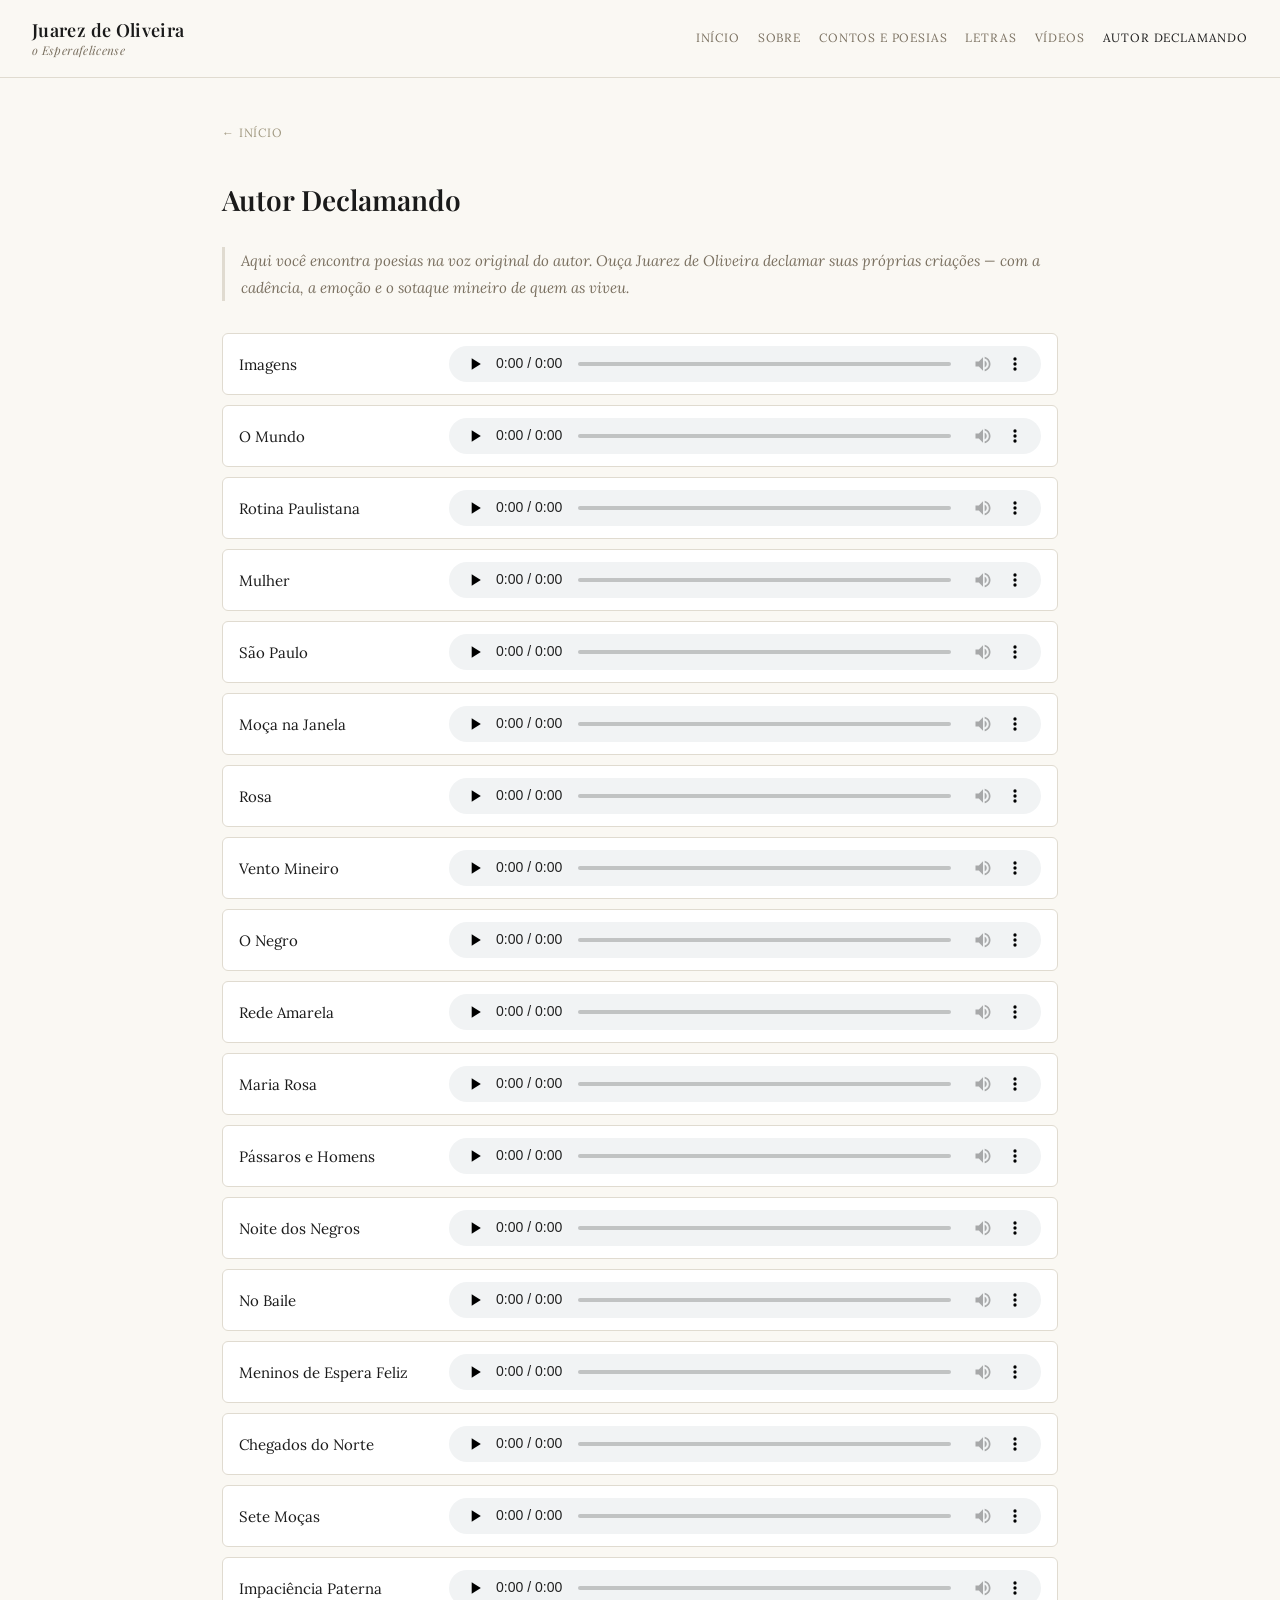
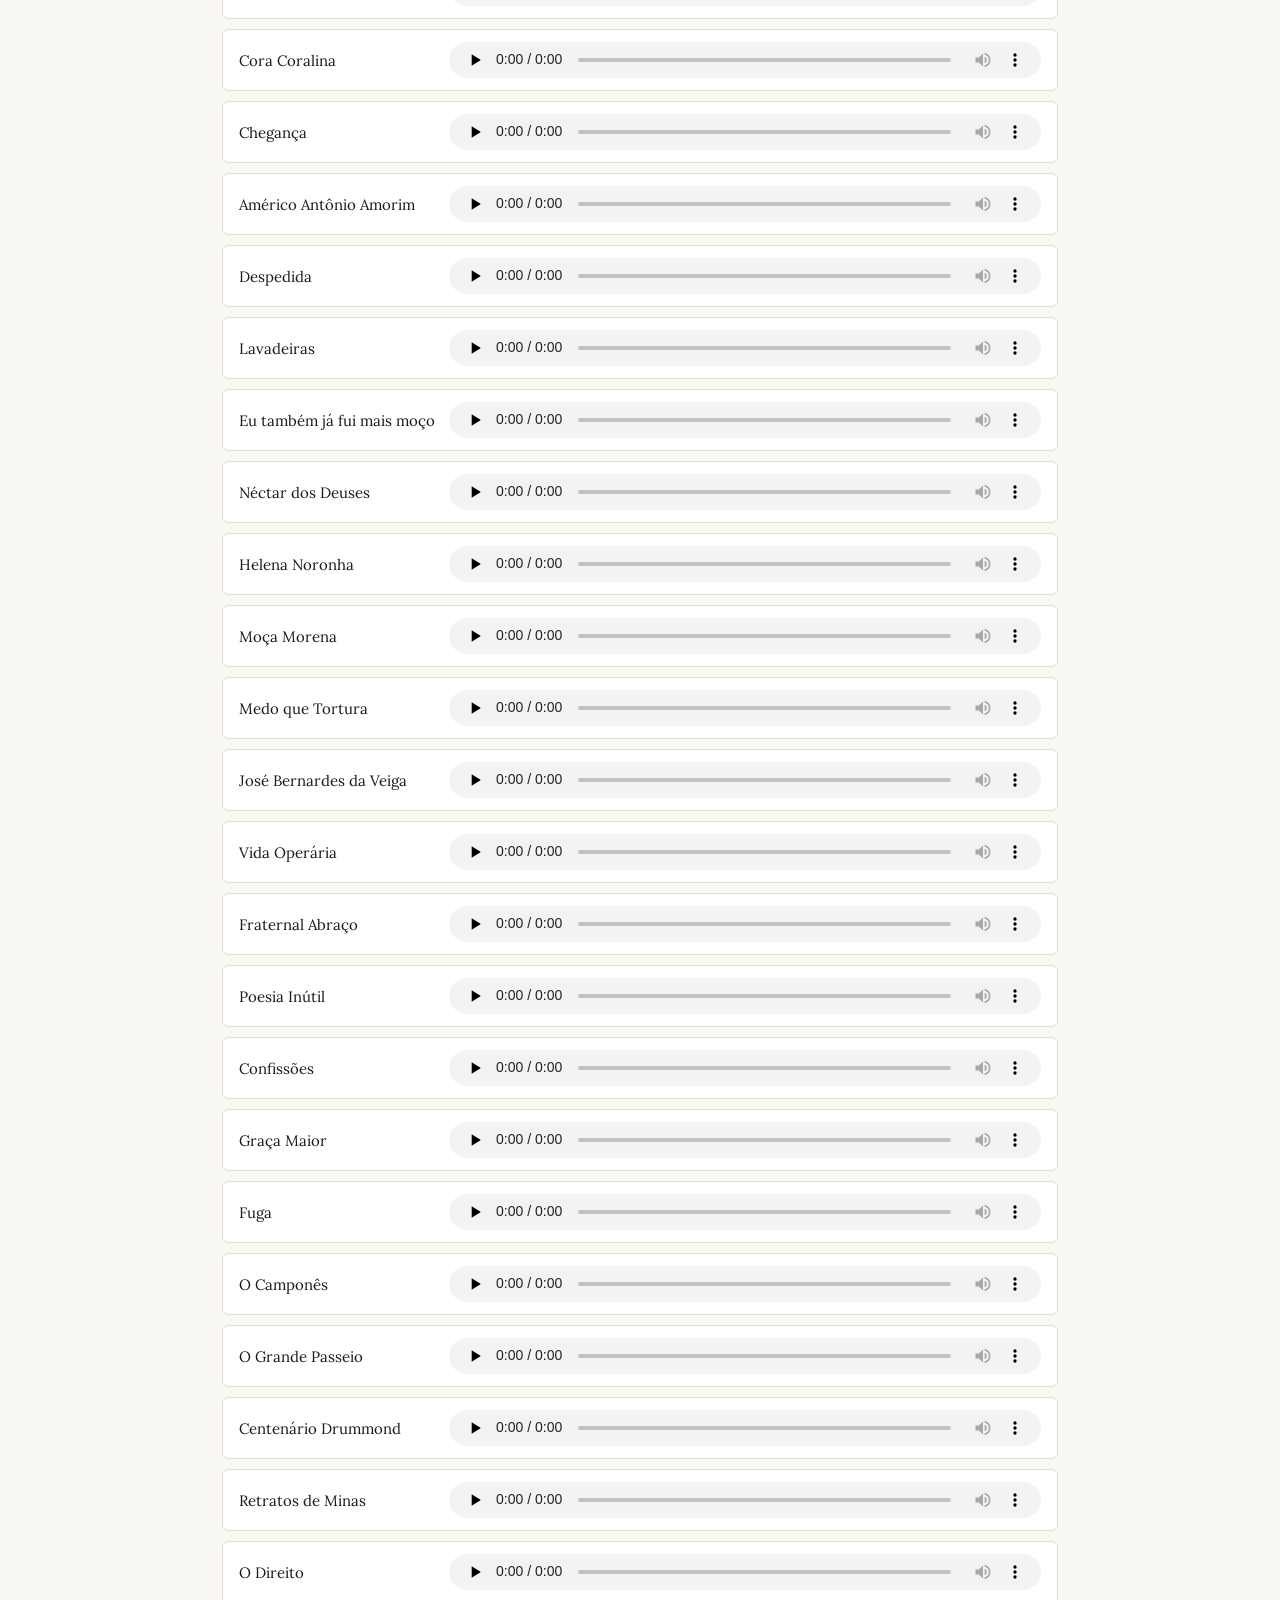
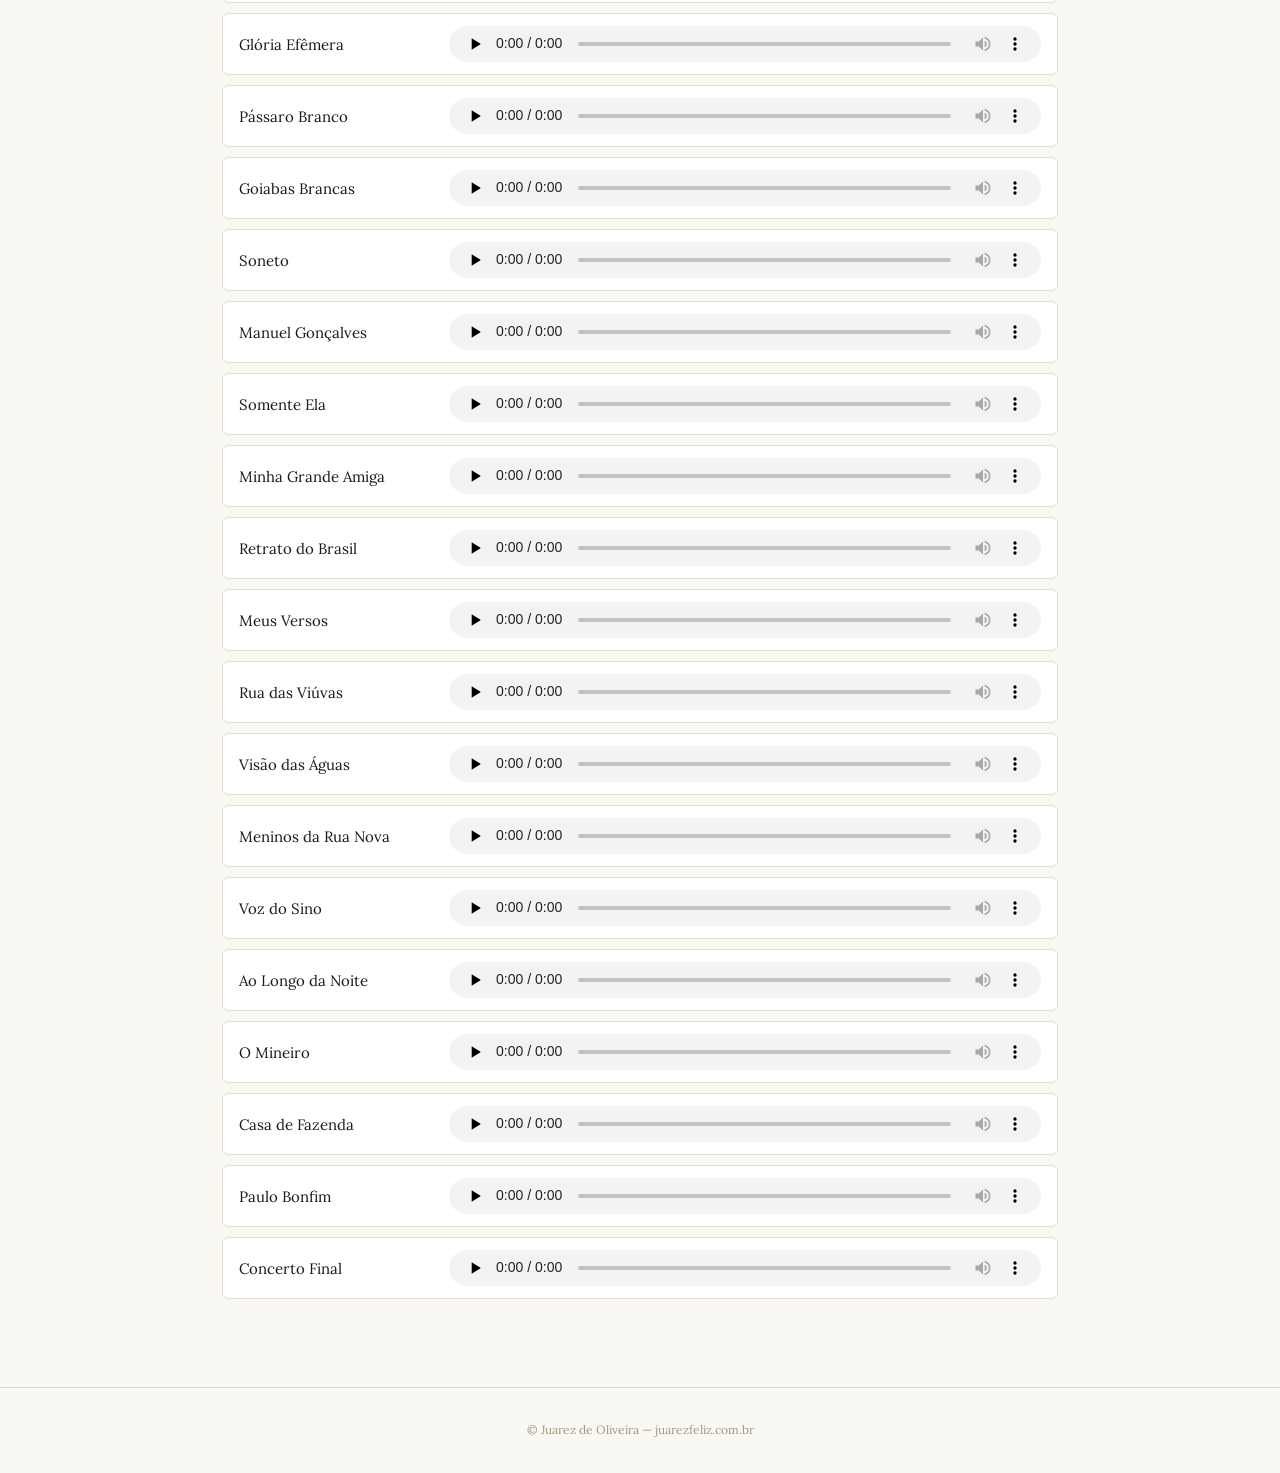
<file: declamadas/index.html>
<!DOCTYPE html>
<html lang="pt-BR">
<head>
  <meta charset="UTF-8">
  <meta name="viewport" content="width=device-width, initial-scale=1.0">
  <title>Autor Declamando — Juarez de Oliveira</title>
  <link rel="stylesheet" href="../style.css">
</head>
<body>

<nav>
  <a class="nav-brand" href="../index.html">
    Juarez de Oliveira
    <small>o Esperafelicense</small>
  </a>
  <div class="nav-links">
    <a href="../index.html">Início</a>
    <a href="../sobre.html">Sobre</a>
    <a href="../contos/index.html">Contos e Poesias</a>
    <a href="../letras/index.html">Letras</a>
    <a href="../videos/index.html">Vídeos</a>
    <a href="index.html" class="active">Autor Declamando</a>
  </div>
</nav>

<main>
  <a class="back-link" href="../index.html">← Início</a>
  <h1 class="page-title">Autor Declamando</h1>
  <p class="intro-quote">Aqui você encontra poesias na voz original do autor. Ouça Juarez de Oliveira declamar suas próprias criações — com a cadência, a emoção e o sotaque mineiro de quem as viveu.</p>

  <div class="audio-list">
    <div class="audio-item"><div class="audio-titulo">Imagens</div><audio controls preload="none"><source src="../audio/Audio_1.mp3" type="audio/mpeg"></audio></div>
    <div class="audio-item"><div class="audio-titulo">O Mundo</div><audio controls preload="none"><source src="../audio/Audio_2.mp3" type="audio/mpeg"></audio></div>
    <div class="audio-item"><div class="audio-titulo">Rotina Paulistana</div><audio controls preload="none"><source src="../audio/Audio_3.mp3" type="audio/mpeg"></audio></div>
    <div class="audio-item"><div class="audio-titulo">Mulher</div><audio controls preload="none"><source src="../audio/Audio_4.mp3" type="audio/mpeg"></audio></div>
    <div class="audio-item"><div class="audio-titulo">São Paulo</div><audio controls preload="none"><source src="../audio/Audio_5.mp3" type="audio/mpeg"></audio></div>
    <div class="audio-item"><div class="audio-titulo">Moça na Janela</div><audio controls preload="none"><source src="../audio/Audio_6.mp3" type="audio/mpeg"></audio></div>
    <div class="audio-item"><div class="audio-titulo">Rosa</div><audio controls preload="none"><source src="../audio/Audio_7.mp3" type="audio/mpeg"></audio></div>
    <div class="audio-item"><div class="audio-titulo">Vento Mineiro</div><audio controls preload="none"><source src="../audio/Audio_8.mp3" type="audio/mpeg"></audio></div>
    <div class="audio-item"><div class="audio-titulo">O Negro</div><audio controls preload="none"><source src="../audio/Audio_9.mp3" type="audio/mpeg"></audio></div>
    <div class="audio-item"><div class="audio-titulo">Rede Amarela</div><audio controls preload="none"><source src="../audio/Audio_10.mp3" type="audio/mpeg"></audio></div>
    <div class="audio-item"><div class="audio-titulo">Maria Rosa</div><audio controls preload="none"><source src="../audio/Audio_11.mp3" type="audio/mpeg"></audio></div>
    <div class="audio-item"><div class="audio-titulo">Pássaros e Homens</div><audio controls preload="none"><source src="../audio/Audio_12.mp3" type="audio/mpeg"></audio></div>
    <div class="audio-item"><div class="audio-titulo">Noite dos Negros</div><audio controls preload="none"><source src="../audio/Audio_13.mp3" type="audio/mpeg"></audio></div>
    <div class="audio-item"><div class="audio-titulo">No Baile</div><audio controls preload="none"><source src="../audio/Audio_14.mp3" type="audio/mpeg"></audio></div>
    <div class="audio-item"><div class="audio-titulo">Meninos de Espera Feliz</div><audio controls preload="none"><source src="../audio/Audio_15.mp3" type="audio/mpeg"></audio></div>
    <div class="audio-item"><div class="audio-titulo">Chegados do Norte</div><audio controls preload="none"><source src="../audio/Audio_16.mp3" type="audio/mpeg"></audio></div>
    <div class="audio-item"><div class="audio-titulo">Sete Moças</div><audio controls preload="none"><source src="../audio/Audio_17.mp3" type="audio/mpeg"></audio></div>
    <div class="audio-item"><div class="audio-titulo">Impaciência Paterna</div><audio controls preload="none"><source src="../audio/Audio_18.mp3" type="audio/mpeg"></audio></div>
    <div class="audio-item"><div class="audio-titulo">Cora Coralina</div><audio controls preload="none"><source src="../audio/Audio_19.mp3" type="audio/mpeg"></audio></div>
    <div class="audio-item"><div class="audio-titulo">Chegança</div><audio controls preload="none"><source src="../audio/Audio_20.mp3" type="audio/mpeg"></audio></div>
    <div class="audio-item"><div class="audio-titulo">Américo Antônio Amorim</div><audio controls preload="none"><source src="../audio/Audio_21.mp3" type="audio/mpeg"></audio></div>
    <div class="audio-item"><div class="audio-titulo">Despedida</div><audio controls preload="none"><source src="../audio/Audio_22.mp3" type="audio/mpeg"></audio></div>
    <div class="audio-item"><div class="audio-titulo">Lavadeiras</div><audio controls preload="none"><source src="../audio/Audio_23.mp3" type="audio/mpeg"></audio></div>
    <div class="audio-item"><div class="audio-titulo">Eu também já fui mais moço</div><audio controls preload="none"><source src="../audio/Audio_24.mp3" type="audio/mpeg"></audio></div>
    <div class="audio-item"><div class="audio-titulo">Néctar dos Deuses</div><audio controls preload="none"><source src="../audio/Audio_25.mp3" type="audio/mpeg"></audio></div>
    <div class="audio-item"><div class="audio-titulo">Helena Noronha</div><audio controls preload="none"><source src="../audio/Audio_26.mp3" type="audio/mpeg"></audio></div>
    <div class="audio-item"><div class="audio-titulo">Moça Morena</div><audio controls preload="none"><source src="../audio/Audio_27.mp3" type="audio/mpeg"></audio></div>
    <div class="audio-item"><div class="audio-titulo">Medo que Tortura</div><audio controls preload="none"><source src="../audio/Audio_28.mp3" type="audio/mpeg"></audio></div>
    <div class="audio-item"><div class="audio-titulo">José Bernardes da Veiga</div><audio controls preload="none"><source src="../audio/Audio_29.mp3" type="audio/mpeg"></audio></div>
    <div class="audio-item"><div class="audio-titulo">Vida Operária</div><audio controls preload="none"><source src="../audio/Audio_30.mp3" type="audio/mpeg"></audio></div>
    <div class="audio-item"><div class="audio-titulo">Fraternal Abraço</div><audio controls preload="none"><source src="../audio/Audio_31.mp3" type="audio/mpeg"></audio></div>
    <div class="audio-item"><div class="audio-titulo">Poesia Inútil</div><audio controls preload="none"><source src="../audio/Audio_32.mp3" type="audio/mpeg"></audio></div>
    <div class="audio-item"><div class="audio-titulo">Confissões</div><audio controls preload="none"><source src="../audio/Audio_33.mp3" type="audio/mpeg"></audio></div>
    <div class="audio-item"><div class="audio-titulo">Graça Maior</div><audio controls preload="none"><source src="../audio/Audio_34.mp3" type="audio/mpeg"></audio></div>
    <div class="audio-item"><div class="audio-titulo">Fuga</div><audio controls preload="none"><source src="../audio/Audio_35.mp3" type="audio/mpeg"></audio></div>
    <div class="audio-item"><div class="audio-titulo">O Camponês</div><audio controls preload="none"><source src="../audio/Audio_36.mp3" type="audio/mpeg"></audio></div>
    <div class="audio-item"><div class="audio-titulo">O Grande Passeio</div><audio controls preload="none"><source src="../audio/Audio_37.mp3" type="audio/mpeg"></audio></div>
    <div class="audio-item"><div class="audio-titulo">Centenário Drummond</div><audio controls preload="none"><source src="../audio/Audio_38.mp3" type="audio/mpeg"></audio></div>
    <div class="audio-item"><div class="audio-titulo">Retratos de Minas</div><audio controls preload="none"><source src="../audio/Audio_39.mp3" type="audio/mpeg"></audio></div>
    <div class="audio-item"><div class="audio-titulo">O Direito</div><audio controls preload="none"><source src="../audio/Audio_40.mp3" type="audio/mpeg"></audio></div>
    <div class="audio-item"><div class="audio-titulo">Glória Efêmera</div><audio controls preload="none"><source src="../audio/Audio_41.mp3" type="audio/mpeg"></audio></div>
    <div class="audio-item"><div class="audio-titulo">Pássaro Branco</div><audio controls preload="none"><source src="../audio/Audio_42.mp3" type="audio/mpeg"></audio></div>
    <div class="audio-item"><div class="audio-titulo">Goiabas Brancas</div><audio controls preload="none"><source src="../audio/Audio_43.mp3" type="audio/mpeg"></audio></div>
    <div class="audio-item"><div class="audio-titulo">Soneto</div><audio controls preload="none"><source src="../audio/Audio_44.mp3" type="audio/mpeg"></audio></div>
    <div class="audio-item"><div class="audio-titulo">Manuel Gonçalves</div><audio controls preload="none"><source src="../audio/Audio_45.mp3" type="audio/mpeg"></audio></div>
    <div class="audio-item"><div class="audio-titulo">Somente Ela</div><audio controls preload="none"><source src="../audio/Audio_46.mp3" type="audio/mpeg"></audio></div>
    <div class="audio-item"><div class="audio-titulo">Minha Grande Amiga</div><audio controls preload="none"><source src="../audio/Audio_47.mp3" type="audio/mpeg"></audio></div>
    <div class="audio-item"><div class="audio-titulo">Retrato do Brasil</div><audio controls preload="none"><source src="../audio/Audio_48.mp3" type="audio/mpeg"></audio></div>
    <div class="audio-item"><div class="audio-titulo">Meus Versos</div><audio controls preload="none"><source src="../audio/Audio_49.mp3" type="audio/mpeg"></audio></div>
    <div class="audio-item"><div class="audio-titulo">Rua das Viúvas</div><audio controls preload="none"><source src="../audio/Audio_50.mp3" type="audio/mpeg"></audio></div>
    <div class="audio-item"><div class="audio-titulo">Visão das Águas</div><audio controls preload="none"><source src="../audio/Audio_51.mp3" type="audio/mpeg"></audio></div>
    <div class="audio-item"><div class="audio-titulo">Meninos da Rua Nova</div><audio controls preload="none"><source src="../audio/Audio_52.mp3" type="audio/mpeg"></audio></div>
    <div class="audio-item"><div class="audio-titulo">Voz do Sino</div><audio controls preload="none"><source src="../audio/Audio_53.mp3" type="audio/mpeg"></audio></div>
    <div class="audio-item"><div class="audio-titulo">Ao Longo da Noite</div><audio controls preload="none"><source src="../audio/Audio_54.mp3" type="audio/mpeg"></audio></div>
    <div class="audio-item"><div class="audio-titulo">O Mineiro</div><audio controls preload="none"><source src="../audio/Audio_55.mp3" type="audio/mpeg"></audio></div>
    <div class="audio-item"><div class="audio-titulo">Casa de Fazenda</div><audio controls preload="none"><source src="../audio/Audio_56.mp3" type="audio/mpeg"></audio></div>
    <div class="audio-item"><div class="audio-titulo">Paulo Bonfim</div><audio controls preload="none"><source src="../audio/Audio_57.mp3" type="audio/mpeg"></audio></div>
    <div class="audio-item"><div class="audio-titulo">Concerto Final</div><audio controls preload="none"><source src="../audio/Audio_58.mp3" type="audio/mpeg"></audio></div>
  </div>
</main>

<footer>
  &copy; Juarez de Oliveira — juarezfeliz.com.br
</footer>

</body>
</html>
</file>
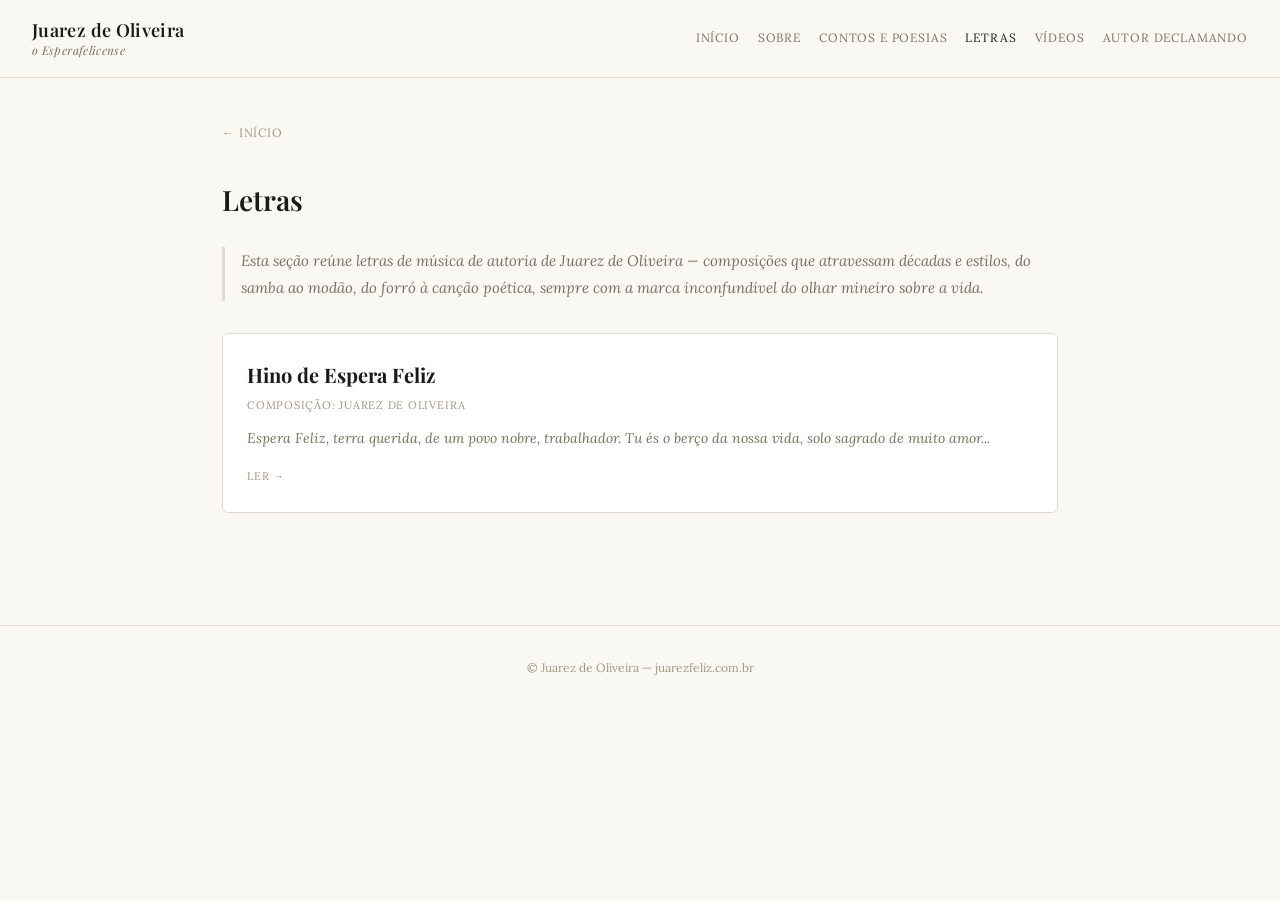
<file: letras/index.html>
<!DOCTYPE html>
<html lang="pt-BR">
<head>
  <meta charset="UTF-8">
  <meta name="viewport" content="width=device-width, initial-scale=1.0">
  <title>Letras — Juarez de Oliveira</title>
  <link rel="stylesheet" href="../style.css">
</head>
<body>

<nav>
  <a class="nav-brand" href="../index.html">
    Juarez de Oliveira
    <small>o Esperafelicense</small>
  </a>
  <div class="nav-links">
    <a href="../index.html">Início</a>
    <a href="../sobre.html">Sobre</a>
    <a href="../contos/index.html">Contos e Poesias</a>
    <a href="index.html" class="active">Letras</a>
    <a href="../videos/index.html">Vídeos</a>
    <a href="../declamadas/index.html">Autor Declamando</a>
  </div>
</nav>

<main>
  <a class="back-link" href="../index.html">← Início</a>
  <h1 class="page-title">Letras</h1>
  <p class="intro-quote">Esta seção reúne letras de música de autoria de Juarez de Oliveira — composições que atravessam décadas e estilos, do samba ao modão, do forró à canção poética, sempre com a marca inconfundível do olhar mineiro sobre a vida.</p>

  <div class="letra-card">
    <h2><a href="hino-espera-feliz.html">Hino de Espera Feliz</a></h2>
    <div class="letra-autor">Composição: Juarez de Oliveira</div>
    <p class="letra-excerpt">Espera Feliz, terra querida, de um povo nobre, trabalhador. Tu és o berço da nossa vida, solo sagrado de muito amor...</p>
    <a class="ler-link" href="hino-espera-feliz.html">Ler →</a>
  </div>

</main>

<footer>
  &copy; Juarez de Oliveira — juarezfeliz.com.br
</footer>

</body>
</html>
</file>
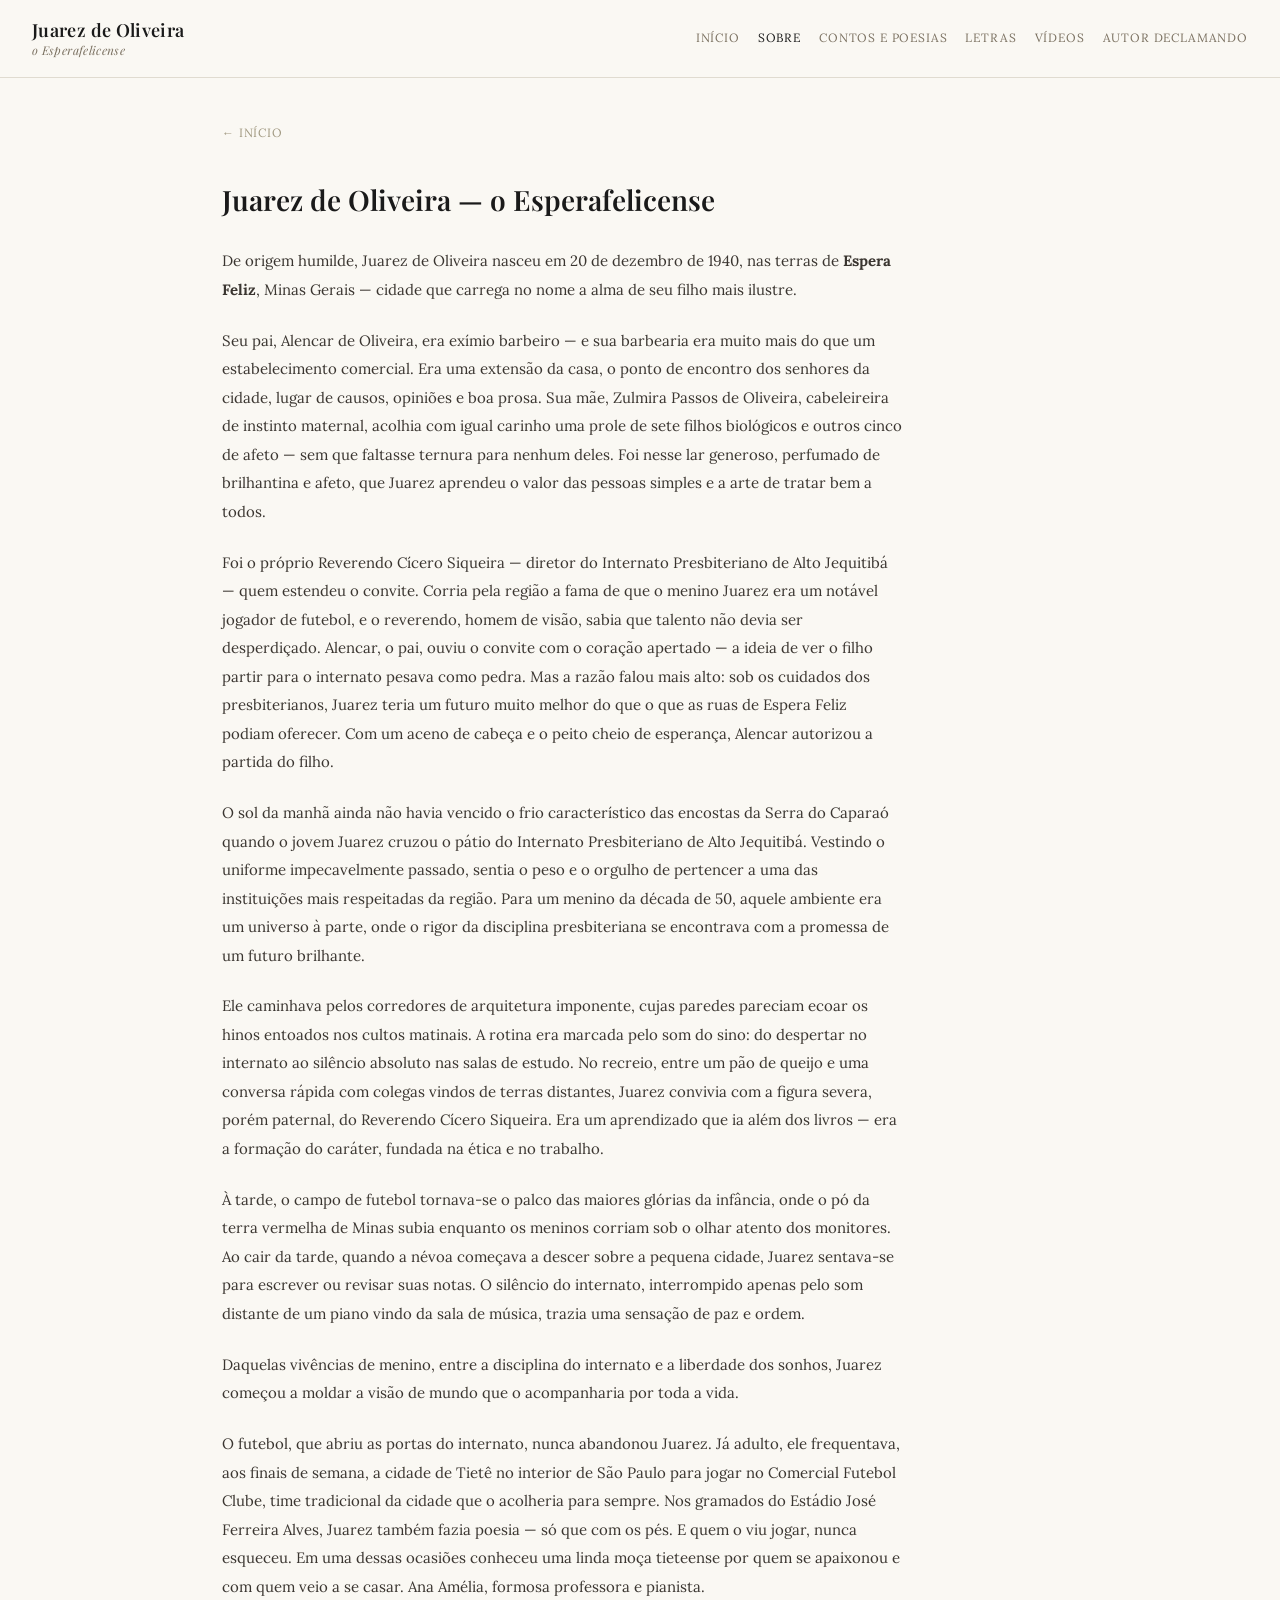
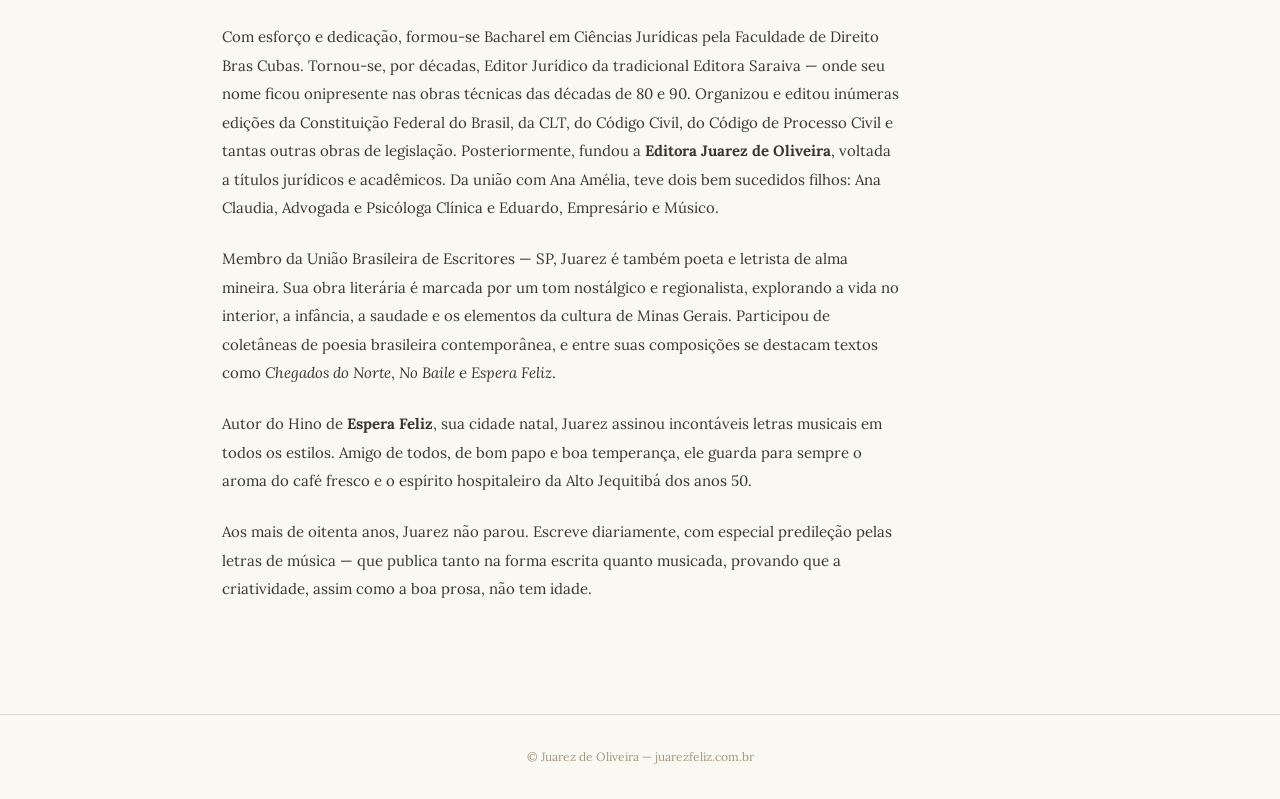
<file: sobre.html>
<!DOCTYPE html>
<html lang="pt-BR">
<head>
  <meta charset="UTF-8">
  <meta name="viewport" content="width=device-width, initial-scale=1.0">
  <title>Sobre — Juarez de Oliveira</title>
  <link rel="stylesheet" href="style.css">
</head>
<body>

<nav>
  <a class="nav-brand" href="index.html">
    Juarez de Oliveira
    <small>o Esperafelicense</small>
  </a>
  <div class="nav-links">
    <a href="index.html">Início</a>
    <a href="sobre.html" class="active">Sobre</a>
    <a href="contos/index.html">Contos e Poesias</a>
    <a href="letras/index.html">Letras</a>
    <a href="videos/index.html">Vídeos</a>
    <a href="declamadas/index.html">Autor Declamando</a>
  </div>
</nav>

<main>
  <a class="back-link" href="index.html">← Início</a>
  <h1 class="page-title">Juarez de Oliveira — o Esperafelicense</h1>

  <div class="prose">
    <p>De origem humilde, Juarez de Oliveira nasceu em 20 de dezembro de 1940, nas terras de <strong>Espera Feliz</strong>, Minas Gerais — cidade que carrega no nome a alma de seu filho mais ilustre.</p>

    <p>Seu pai, Alencar de Oliveira, era exímio barbeiro — e sua barbearia era muito mais do que um estabelecimento comercial. Era uma extensão da casa, o ponto de encontro dos senhores da cidade, lugar de causos, opiniões e boa prosa. Sua mãe, Zulmira Passos de Oliveira, cabeleireira de instinto maternal, acolhia com igual carinho uma prole de sete filhos biológicos e outros cinco de afeto — sem que faltasse ternura para nenhum deles. Foi nesse lar generoso, perfumado de brilhantina e afeto, que Juarez aprendeu o valor das pessoas simples e a arte de tratar bem a todos.</p>

    <p>Foi o próprio Reverendo Cícero Siqueira — diretor do Internato Presbiteriano de Alto Jequitibá — quem estendeu o convite. Corria pela região a fama de que o menino Juarez era um notável jogador de futebol, e o reverendo, homem de visão, sabia que talento não devia ser desperdiçado. Alencar, o pai, ouviu o convite com o coração apertado — a ideia de ver o filho partir para o internato pesava como pedra. Mas a razão falou mais alto: sob os cuidados dos presbiterianos, Juarez teria um futuro muito melhor do que o que as ruas de Espera Feliz podiam oferecer. Com um aceno de cabeça e o peito cheio de esperança, Alencar autorizou a partida do filho.</p>

    <p>O sol da manhã ainda não havia vencido o frio característico das encostas da Serra do Caparaó quando o jovem Juarez cruzou o pátio do Internato Presbiteriano de Alto Jequitibá. Vestindo o uniforme impecavelmente passado, sentia o peso e o orgulho de pertencer a uma das instituições mais respeitadas da região. Para um menino da década de 50, aquele ambiente era um universo à parte, onde o rigor da disciplina presbiteriana se encontrava com a promessa de um futuro brilhante.</p>

    <p>Ele caminhava pelos corredores de arquitetura imponente, cujas paredes pareciam ecoar os hinos entoados nos cultos matinais. A rotina era marcada pelo som do sino: do despertar no internato ao silêncio absoluto nas salas de estudo. No recreio, entre um pão de queijo e uma conversa rápida com colegas vindos de terras distantes, Juarez convivia com a figura severa, porém paternal, do Reverendo Cícero Siqueira. Era um aprendizado que ia além dos livros — era a formação do caráter, fundada na ética e no trabalho.</p>

    <p>À tarde, o campo de futebol tornava-se o palco das maiores glórias da infância, onde o pó da terra vermelha de Minas subia enquanto os meninos corriam sob o olhar atento dos monitores. Ao cair da tarde, quando a névoa começava a descer sobre a pequena cidade, Juarez sentava-se para escrever ou revisar suas notas. O silêncio do internato, interrompido apenas pelo som distante de um piano vindo da sala de música, trazia uma sensação de paz e ordem.</p>

    <p>Daquelas vivências de menino, entre a disciplina do internato e a liberdade dos sonhos, Juarez começou a moldar a visão de mundo que o acompanharia por toda a vida.</p>

    <p>O futebol, que abriu as portas do internato, nunca abandonou Juarez. Já adulto, ele frequentava, aos finais de semana, a cidade de Tietê no interior de São Paulo para jogar no Comercial Futebol Clube, time tradicional da cidade que o acolheria para sempre. Nos gramados do Estádio José Ferreira Alves, Juarez também fazia poesia — só que com os pés. E quem o viu jogar, nunca esqueceu. Em uma dessas ocasiões conheceu uma linda moça tieteense por quem se apaixonou e com quem veio a se casar. Ana Amélia, formosa professora e pianista.</p>

    <p>Com esforço e dedicação, formou-se Bacharel em Ciências Jurídicas pela Faculdade de Direito Bras Cubas. Tornou-se, por décadas, Editor Jurídico da tradicional Editora Saraiva — onde seu nome ficou onipresente nas obras técnicas das décadas de 80 e 90. Organizou e editou inúmeras edições da Constituição Federal do Brasil, da CLT, do Código Civil, do Código de Processo Civil e tantas outras obras de legislação. Posteriormente, fundou a <strong>Editora Juarez de Oliveira</strong>, voltada a títulos jurídicos e acadêmicos. Da união com Ana Amélia, teve dois bem sucedidos filhos: Ana Claudia, Advogada e Psicóloga Clínica e Eduardo, Empresário e Músico.</p>

    <p>Membro da União Brasileira de Escritores — SP, Juarez é também poeta e letrista de alma mineira. Sua obra literária é marcada por um tom nostálgico e regionalista, explorando a vida no interior, a infância, a saudade e os elementos da cultura de Minas Gerais. Participou de coletâneas de poesia brasileira contemporânea, e entre suas composições se destacam textos como <em>Chegados do Norte</em>, <em>No Baile</em> e <em>Espera Feliz</em>.</p>

    <p>Autor do Hino de <strong>Espera Feliz</strong>, sua cidade natal, Juarez assinou incontáveis letras musicais em todos os estilos. Amigo de todos, de bom papo e boa temperança, ele guarda para sempre o aroma do café fresco e o espírito hospitaleiro da Alto Jequitibá dos anos 50.</p>

    <p>Aos mais de oitenta anos, Juarez não parou. Escreve diariamente, com especial predileção pelas letras de música — que publica tanto na forma escrita quanto musicada, provando que a criatividade, assim como a boa prosa, não tem idade.</p>
  </div>
</main>

<footer>
  &copy; Juarez de Oliveira — juarezfeliz.com.br
</footer>

</body>
</html>
</file>
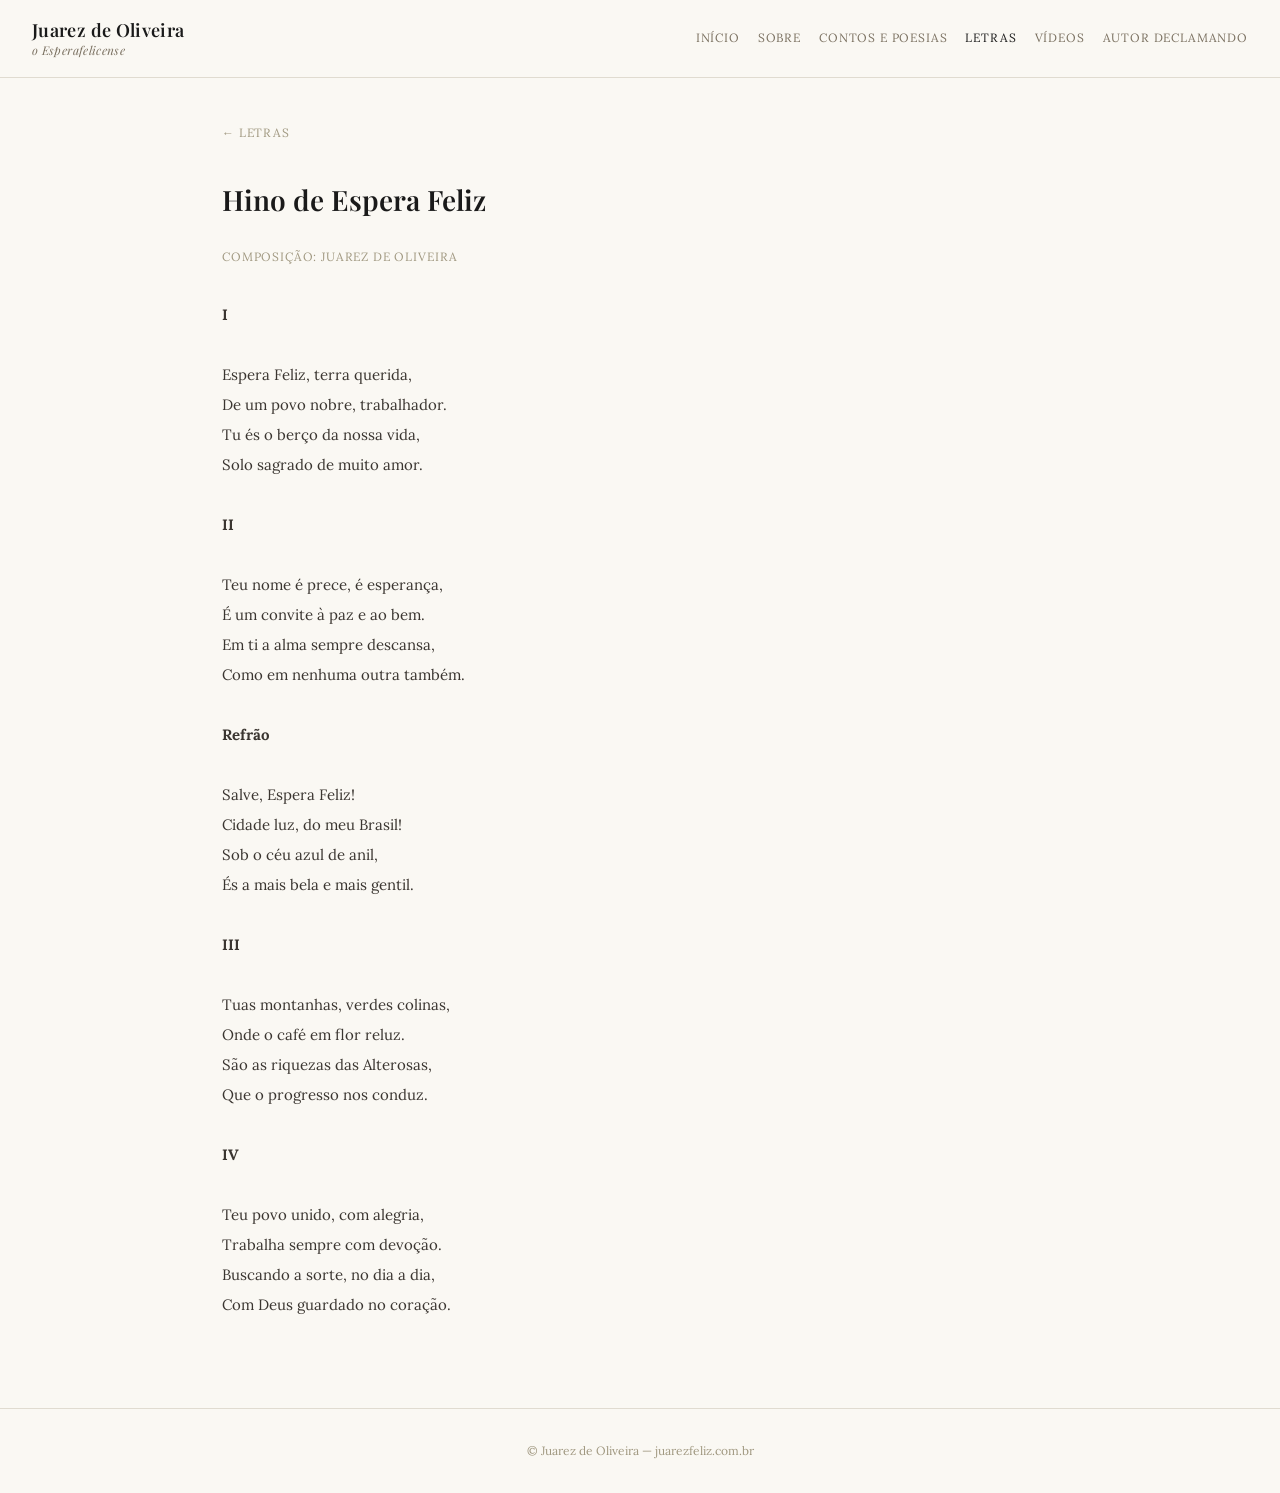
<file: letras/hino-espera-feliz.html>
<!DOCTYPE html>
<html lang="pt-BR">
<head>
  <meta charset="UTF-8">
  <meta name="viewport" content="width=device-width, initial-scale=1.0">
  <title>Hino de Espera Feliz — Juarez de Oliveira</title>
  <link rel="stylesheet" href="../style.css">
</head>
<body>

<nav>
  <a class="nav-brand" href="../index.html">
    Juarez de Oliveira
    <small>o Esperafelicense</small>
  </a>
  <div class="nav-links">
    <a href="../index.html">Início</a>
    <a href="../sobre.html">Sobre</a>
    <a href="../contos/index.html">Contos e Poesias</a>
    <a href="index.html" class="active">Letras</a>
    <a href="../videos/index.html">Vídeos</a>
    <a href="../declamadas/index.html">Autor Declamando</a>
  </div>
</nav>

<main>
  <a class="back-link" href="index.html">← Letras</a>
  <h1 class="page-title">Hino de Espera Feliz</h1>
  <p style="font-size:12px;letter-spacing:0.07em;text-transform:uppercase;color:#a09880;margin-bottom:2rem">Composição: Juarez de Oliveira</p>

  <pre class="poem"><strong>I</strong>

Espera Feliz, terra querida,
De um povo nobre, trabalhador.
Tu és o berço da nossa vida,
Solo sagrado de muito amor.

<strong>II</strong>

Teu nome é prece, é esperança,
É um convite à paz e ao bem.
Em ti a alma sempre descansa,
Como em nenhuma outra também.

<strong>Refrão</strong>

Salve, Espera Feliz!
Cidade luz, do meu Brasil!
Sob o céu azul de anil,
És a mais bela e mais gentil.

<strong>III</strong>

Tuas montanhas, verdes colinas,
Onde o café em flor reluz.
São as riquezas das Alterosas,
Que o progresso nos conduz.

<strong>IV</strong>

Teu povo unido, com alegria,
Trabalha sempre com devoção.
Buscando a sorte, no dia a dia,
Com Deus guardado no coração.</pre>
</main>

<footer>
  &copy; Juarez de Oliveira — juarezfeliz.com.br
</footer>

</body>
</html>
</file>
<file: style.css>
@import url('https://fonts.googleapis.com/css2?family=Playfair+Display:ital,wght@0,400;0,600;1,400&family=Lora:ital,wght@0,400;1,400&display=swap');

*, *::before, *::after { box-sizing: border-box; margin: 0; padding: 0; }

:root {
  --bg: #faf8f3;
  --white: #ffffff;
  --text: #1a1a1a;
  --muted: #7a7060;
  --hint: #a09880;
  --border: #e0dbd0;
  --border-hover: #b5ae9f;
  --card-bg: #ffffff;
  --placeholder: #ede9df;
}

body {
  font-family: 'Lora', Georgia, serif;
  background: var(--bg);
  color: var(--text);
  font-size: 16px;
  line-height: 1.7;
}

/* NAV */
nav {
  display: flex;
  align-items: center;
  justify-content: space-between;
  padding: 1.2rem 2rem;
  background: var(--bg);
  border-bottom: 1px solid var(--border);
  flex-wrap: wrap;
  gap: 12px;
  position: sticky;
  top: 0;
  z-index: 100;
}

.nav-brand {
  font-family: 'Playfair Display', serif;
  font-size: 18px;
  font-weight: 600;
  color: var(--text);
  text-decoration: none;
  letter-spacing: 0.02em;
  line-height: 1.3;
}

.nav-brand small {
  font-style: italic;
  font-weight: 400;
  font-size: 12px;
  color: var(--muted);
  display: block;
}

.nav-links {
  display: flex;
  gap: 18px;
  flex-wrap: wrap;
}

.nav-links a {
  font-size: 12px;
  color: var(--muted);
  text-decoration: none;
  letter-spacing: 0.07em;
  text-transform: uppercase;
}

.nav-links a:hover, .nav-links a.active { color: var(--text); }

/* HERO */
.hero {
  padding: 3rem 2rem;
  display: flex;
  gap: 2.5rem;
  align-items: flex-start;
  border-bottom: 1px solid var(--border);
  max-width: 900px;
  margin: 0 auto;
}

.hero-photo {
  width: 160px;
  height: 160px;
  min-width: 160px;
  border-radius: 50%;
  overflow: hidden;
  border: 3px solid var(--border);
}

.hero-photo img { width: 100%; height: 100%; object-fit: cover; display: block; }

.hero-text h1 {
  font-family: 'Playfair Display', serif;
  font-size: 30px;
  font-weight: 600;
  margin-bottom: 4px;
  line-height: 1.2;
}

.hero-text h1 em {
  font-weight: 400;
  font-style: italic;
  font-size: 19px;
  display: block;
  color: var(--muted);
  margin-top: 4px;
}

.hero-text p {
  font-size: 15px;
  line-height: 1.85;
  color: var(--muted);
  margin-top: 1rem;
  max-width: 520px;
}

/* MAIN CONTENT */
main {
  max-width: 900px;
  margin: 0 auto;
  padding: 2.5rem 2rem;
}

/* SECTION TITLE */
.section-label {
  font-family: 'Playfair Display', serif;
  font-size: 12px;
  font-weight: 400;
  letter-spacing: 0.14em;
  text-transform: uppercase;
  color: var(--hint);
  margin-bottom: 1.5rem;
}

.page-title {
  font-family: 'Playfair Display', serif;
  font-size: 28px;
  font-weight: 600;
  margin-bottom: 1.5rem;
}

.subsection-title {
  font-family: 'Playfair Display', serif;
  font-size: 22px;
  font-weight: 600;
  margin: 2.5rem 0 1.2rem;
  padding-bottom: 0.5rem;
  border-bottom: 1px solid var(--border);
}

/* INTRO QUOTE */
.intro-quote {
  font-style: italic;
  color: var(--muted);
  line-height: 1.8;
  border-left: 3px solid var(--border);
  padding-left: 1rem;
  margin-bottom: 2rem;
  font-size: 15px;
}

/* CARDS */
.cards-grid {
  display: grid;
  grid-template-columns: repeat(auto-fill, minmax(210px, 1fr));
  gap: 16px;
}

.card {
  display: block;
  text-decoration: none;
  background: var(--card-bg);
  border: 1px solid var(--border);
  border-radius: 6px;
  overflow: hidden;
  transition: border-color 0.2s;
}

.card:hover { border-color: var(--border-hover); }

.card-img {
  width: 100%;
  height: 130px;
  object-fit: cover;
  display: block;
  background: var(--placeholder);
}

.card-body { padding: 14px 16px; }

.card-body h3 {
  font-family: 'Playfair Display', serif;
  font-size: 17px;
  font-weight: 600;
  margin-bottom: 6px;
  color: var(--text);
  line-height: 1.3;
}

.card-body p {
  font-size: 13px;
  line-height: 1.65;
  color: var(--muted);
  font-style: italic;
  margin-bottom: 10px;
}

.card-link {
  font-size: 11px;
  letter-spacing: 0.07em;
  color: var(--hint);
  text-transform: uppercase;
}

/* PROSE */
.prose {
  max-width: 680px;
  font-size: 15px;
  line-height: 1.9;
  color: #3a3530;
}

.prose p { margin-bottom: 1.4rem; }
.prose h2 { font-family: 'Playfair Display', serif; font-size: 22px; margin: 2rem 0 1rem; }

/* POEM */
.poem {
  font-family: 'Lora', serif;
  font-size: 15px;
  line-height: 2;
  color: #3a3530;
  white-space: pre-wrap;
  max-width: 520px;
}

/* LETRAS */
.letra-card {
  padding: 1.5rem;
  background: var(--white);
  border: 1px solid var(--border);
  border-radius: 6px;
  margin-bottom: 1.5rem;
}

.letra-card h2 {
  font-family: 'Playfair Display', serif;
  font-size: 20px;
  margin-bottom: 4px;
}

.letra-card h2 a { text-decoration: none; color: var(--text); }
.letra-card h2 a:hover { color: var(--muted); }
.letra-autor { font-size: 11px; color: var(--hint); letter-spacing: 0.07em; text-transform: uppercase; margin-bottom: 12px; }
.letra-excerpt { font-style: italic; color: var(--muted); font-size: 14px; margin-bottom: 10px; }
.ler-link { font-size: 11px; text-transform: uppercase; letter-spacing: 0.07em; color: var(--hint); text-decoration: none; }

/* AUDIO */
.audio-list { display: flex; flex-direction: column; gap: 10px; }

.audio-item {
  display: flex;
  align-items: center;
  justify-content: space-between;
  flex-wrap: wrap;
  gap: 10px;
  padding: 12px 16px;
  background: var(--white);
  border: 1px solid var(--border);
  border-radius: 6px;
}

.audio-titulo { font-size: 15px; color: var(--text); min-width: 200px; }
audio { height: 36px; flex: 1; min-width: 200px; }

/* VIDEOS */
.videos-grid {
  display: grid;
  grid-template-columns: repeat(auto-fill, minmax(200px, 1fr));
  gap: 14px;
}

.video-card {
  display: block;
  text-decoration: none;
  border: 1px solid var(--border);
  border-radius: 6px;
  overflow: hidden;
  transition: border-color 0.2s;
}

.video-card:hover { border-color: var(--border-hover); }
.video-card img { width: 100%; height: 112px; object-fit: cover; display: block; }
.video-card span { display: block; padding: 7px 10px; font-size: 13px; color: var(--muted); line-height: 1.4; background: var(--white); }

/* FOOTER */
footer {
  text-align: center;
  padding: 2rem;
  font-size: 12px;
  color: var(--hint);
  border-top: 1px solid var(--border);
  margin-top: 3rem;
}

/* BACK LINK */
.back-link {
  display: inline-block;
  font-size: 12px;
  text-transform: uppercase;
  letter-spacing: 0.07em;
  color: var(--hint);
  text-decoration: none;
  margin-bottom: 2rem;
}
.back-link:hover { color: var(--text); }

@media (max-width: 600px) {
  .hero { flex-direction: column; align-items: center; text-align: center; }
  .hero-text p { margin: 0 auto; }
  nav { padding: 1rem; }
  .nav-links { gap: 12px; }
  main { padding: 1.5rem 1rem; }
}
</file>
